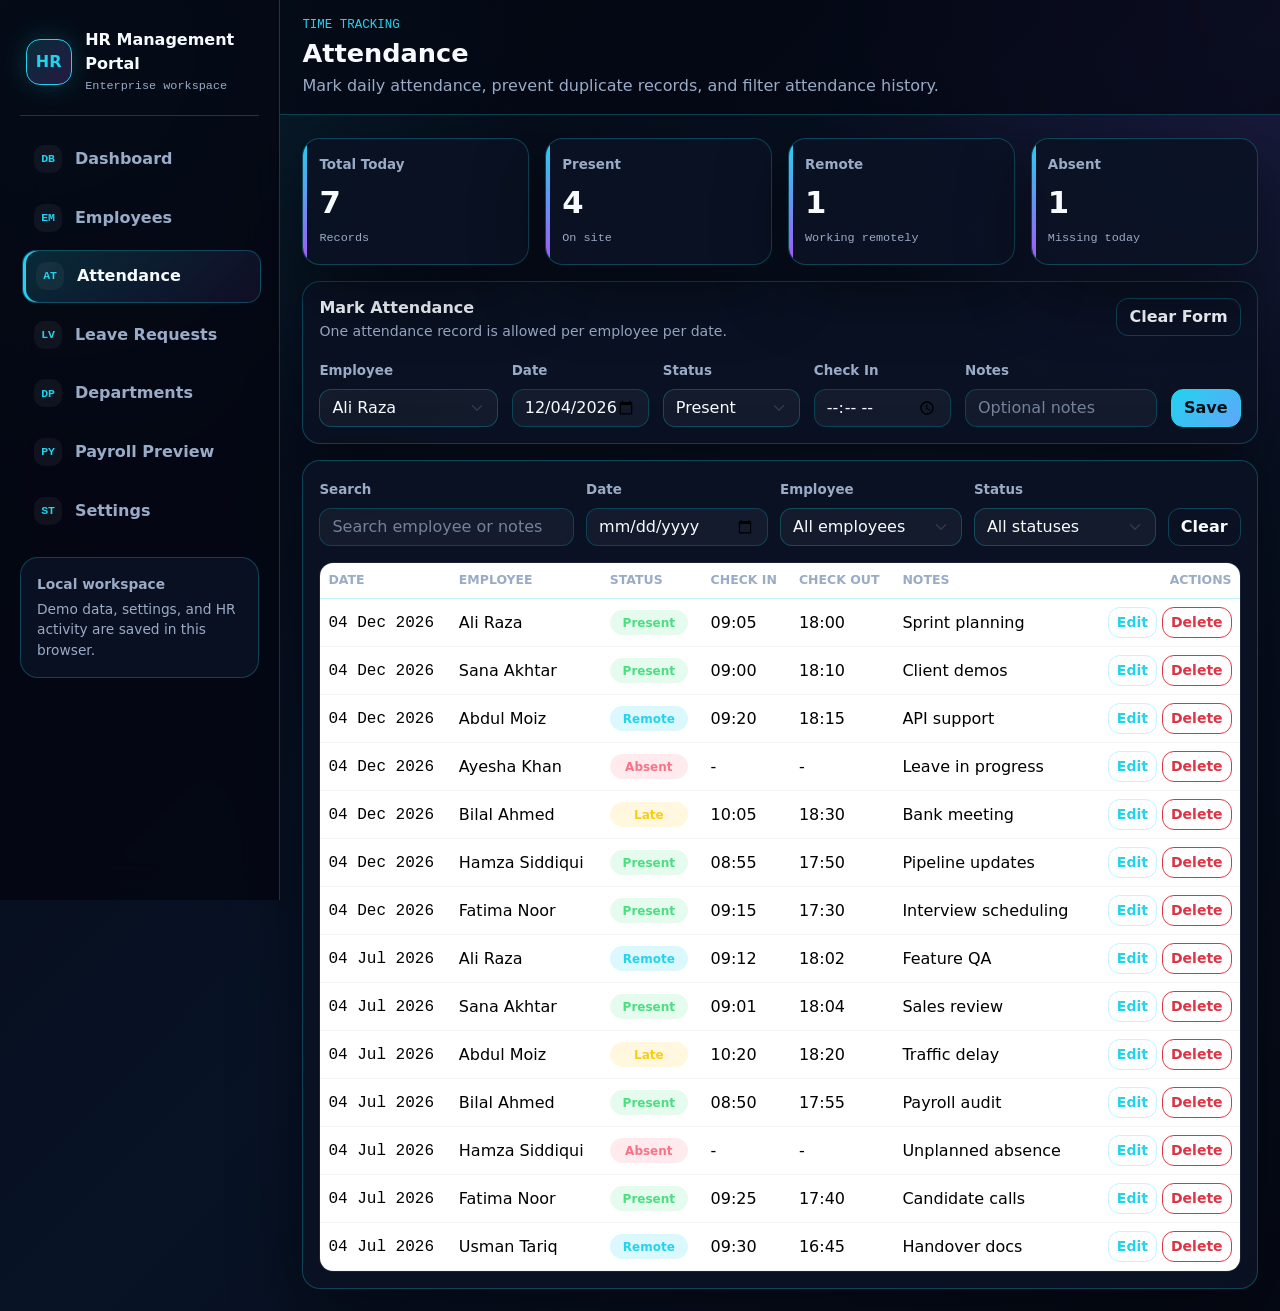
<file: attendance.html>
<!doctype html>
<html lang="en">
  <head>
    <meta charset="utf-8" />
    <meta name="viewport" content="width=device-width, initial-scale=1" />
    <title>Attendance | HR Management Portal</title>
    <link rel="icon" type="image/svg+xml" href="assets/favicon.svg" />
    <meta name="description" content="A browser-based enterprise HR management portal with employees, attendance, leave requests, departments, payroll preview, dashboard analytics, dark mode, and localStorage persistence." />
    <link rel="canonical" href="https://fazal305.github.io/hr-management-portal/attendance.html" />
    <meta property="og:type" content="website" />
    <meta property="og:url" content="https://fazal305.github.io/hr-management-portal/attendance.html" />
    <meta property="og:title" content="Attendance | HR Management Portal" />
    <meta property="og:description" content="A browser-based enterprise HR management portal with employees, attendance, leave requests, departments, payroll preview, dashboard analytics, dark mode, and localStorage persistence." />
    <meta name="twitter:card" content="summary_large_image" />
    <meta name="twitter:title" content="Attendance | HR Management Portal" />
    <meta name="twitter:description" content="A browser-based enterprise HR management portal with employees, attendance, leave requests, departments, payroll preview, dashboard analytics, dark mode, and localStorage persistence." />
    <link
      href="https://cdn.jsdelivr.net/npm/bootstrap@5.3.3/dist/css/bootstrap.min.css"
      rel="stylesheet"
    />
    <link href="styles.css" rel="stylesheet" />
    <link href="css/attendance.css" rel="stylesheet" />
  </head>
  <body>
    <div class="hr-app">
      <div id="sidebarMount"></div>
      <main class="main-shell">
        <header class="topbar">
          <div>
            <p class="page-kicker">Time Tracking</p>
            <h1 class="page-title">Attendance</h1>
            <p class="page-subtitle">
              Mark daily attendance, prevent duplicate records, and filter
              attendance history.
            </p>
          </div>
          <button
            class="btn btn-outline-info mobile-nav-toggle"
            id="mobileNavToggle"
            type="button"
          >
            Menu
          </button>
        </header>
        <section class="content">
          <div id="statusMessage" class="status-message"></div>
          <div
            class="hr-grid grid-4 attendance-summary"
            id="attendanceStats"
          ></div>
          <section class="form-panel mb-3">
            <div class="panel-header">
              <div>
                <h2 class="panel-title" id="attendanceFormTitle">
                  Mark Attendance
                </h2>
                <p class="panel-note">
                  One attendance record is allowed per employee per date.
                </p>
              </div>
              <button
                class="btn btn-outline-light"
                id="resetAttendanceForm"
                type="button"
              >
                Clear Form
              </button>
            </div>
            <form id="attendanceForm">
              <input type="hidden" id="attendanceId" />
              <div class="attendance-form-grid">
                <div>
                  <label class="form-label">Employee</label
                  ><select
                    class="form-select"
                    id="attendanceEmployee"
                    required
                  ></select>
                </div>
                <div>
                  <label class="form-label">Date</label
                  ><input
                    class="form-control"
                    id="attendanceDate"
                    type="date"
                    required
                  />
                </div>
                <div>
                  <label class="form-label">Status</label
                  ><select class="form-select" id="attendanceStatus">
                    <option>Present</option>
                    <option>Absent</option>
                    <option>Late</option>
                    <option>Remote</option>
                  </select>
                </div>
                <div>
                  <label class="form-label">Check In</label
                  ><input class="form-control" id="checkIn" type="time" />
                </div>
                <div>
                  <label class="form-label">Notes</label
                  ><input
                    class="form-control"
                    id="attendanceNotes"
                    placeholder="Optional notes"
                  />
                </div>
                <button class="btn btn-primary" type="submit">Save</button>
              </div>
            </form>
          </section>
          <section class="table-panel">
            <div class="filter-bar">
              <div>
                <label class="form-label">Search</label
                ><input
                  class="form-control"
                  id="attendanceSearch"
                  placeholder="Search employee or notes"
                />
              </div>
              <div>
                <label class="form-label">Date</label
                ><input
                  class="form-control"
                  id="attendanceDateFilter"
                  type="date"
                />
              </div>
              <div>
                <label class="form-label">Employee</label
                ><select
                  class="form-select"
                  id="attendanceEmployeeFilter"
                ></select>
              </div>
              <div>
                <label class="form-label">Status</label
                ><select class="form-select" id="attendanceStatusFilter">
                  <option value="">All statuses</option>
                  <option>Present</option>
                  <option>Absent</option>
                  <option>Late</option>
                  <option>Remote</option>
                </select>
              </div>
              <button
                class="btn btn-outline-light"
                id="clearAttendanceFilters"
                type="button"
              >
                Clear
              </button>
            </div>
            <div id="attendanceTableWrap"></div>
          </section>
        </section>
      </main>
    </div>
    <script src="https://code.jquery.com/jquery-3.7.1.min.js"></script>
    <script src="https://cdn.jsdelivr.net/npm/bootstrap@5.3.3/dist/js/bootstrap.bundle.min.js"></script>
    <script src="js/shared.js"></script>
    <script src="js/attendance.js"></script>
  </body>
</html>
</file>
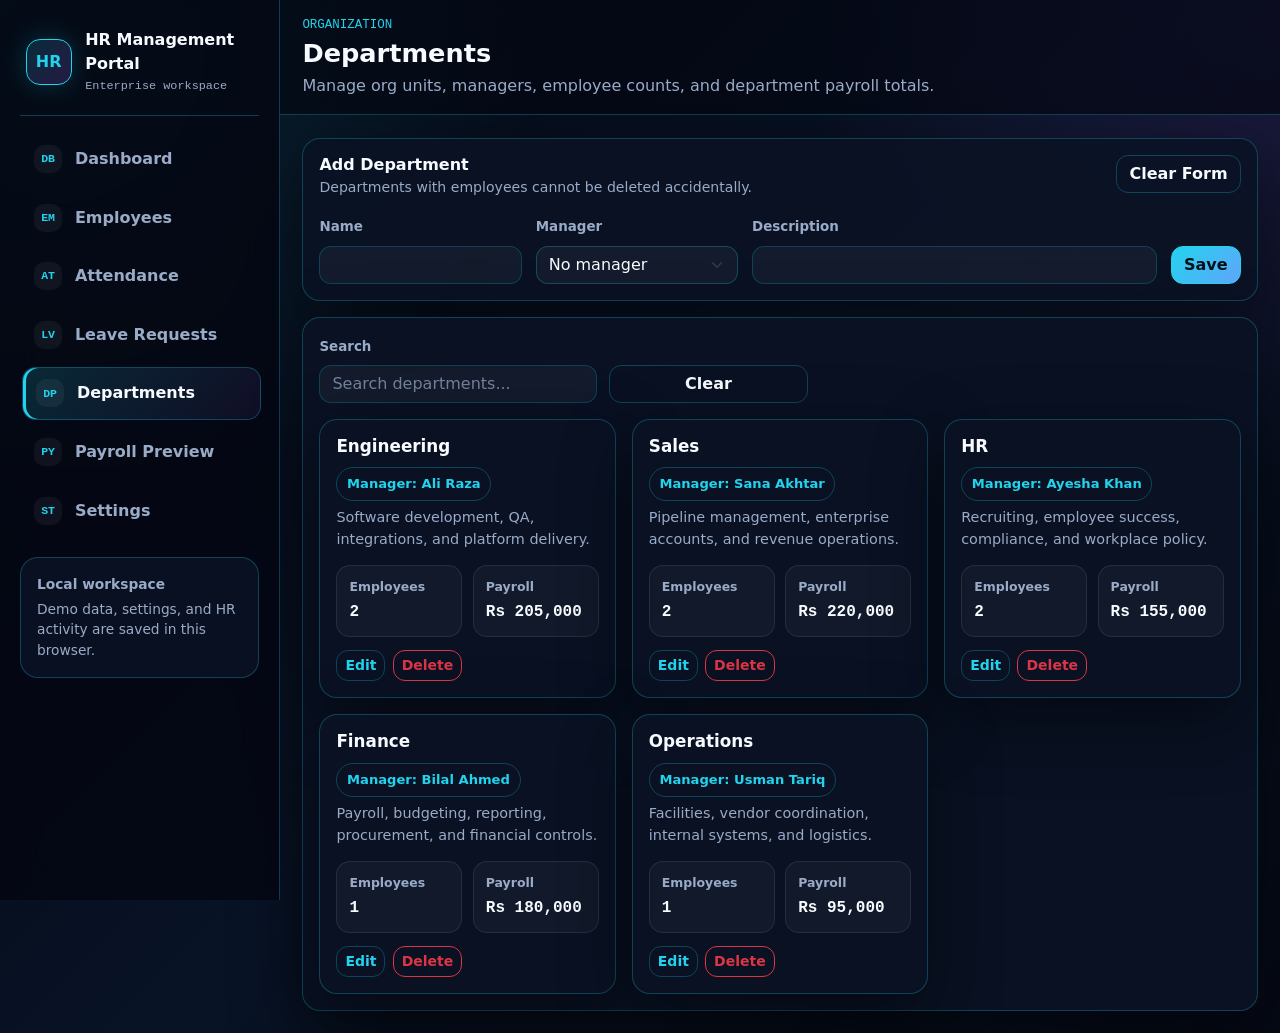
<file: departments.html>
<!doctype html>
<html lang="en">
  <head>
    <meta charset="utf-8" />
    <meta name="viewport" content="width=device-width, initial-scale=1" />
    <title>Departments | HR Management Portal</title>
    <link rel="icon" type="image/svg+xml" href="assets/favicon.svg" />
    <meta name="description" content="A browser-based enterprise HR management portal with employees, attendance, leave requests, departments, payroll preview, dashboard analytics, dark mode, and localStorage persistence." />
    <link rel="canonical" href="https://fazal305.github.io/hr-management-portal/departments.html" />
    <meta property="og:type" content="website" />
    <meta property="og:url" content="https://fazal305.github.io/hr-management-portal/departments.html" />
    <meta property="og:title" content="Departments | HR Management Portal" />
    <meta property="og:description" content="A browser-based enterprise HR management portal with employees, attendance, leave requests, departments, payroll preview, dashboard analytics, dark mode, and localStorage persistence." />
    <meta name="twitter:card" content="summary_large_image" />
    <meta name="twitter:title" content="Departments | HR Management Portal" />
    <meta name="twitter:description" content="A browser-based enterprise HR management portal with employees, attendance, leave requests, departments, payroll preview, dashboard analytics, dark mode, and localStorage persistence." />
    <link
      href="https://cdn.jsdelivr.net/npm/bootstrap@5.3.3/dist/css/bootstrap.min.css"
      rel="stylesheet"
    />
    <link href="styles.css" rel="stylesheet" />
    <link href="css/departments.css" rel="stylesheet" />
  </head>
  <body>
    <div class="hr-app">
      <div id="sidebarMount"></div>
      <main class="main-shell">
        <header class="topbar">
          <div>
            <p class="page-kicker">Organization</p>
            <h1 class="page-title">Departments</h1>
            <p class="page-subtitle">
              Manage org units, managers, employee counts, and department
              payroll totals.
            </p>
          </div>
          <button
            class="btn btn-outline-info mobile-nav-toggle"
            id="mobileNavToggle"
            type="button"
          >
            Menu
          </button>
        </header>
        <section class="content">
          <div id="statusMessage" class="status-message"></div>
          <section class="form-panel mb-3">
            <div class="panel-header">
              <div>
                <h2 class="panel-title" id="departmentFormTitle">
                  Add Department
                </h2>
                <p class="panel-note">
                  Departments with employees cannot be deleted accidentally.
                </p>
              </div>
              <button
                class="btn btn-outline-light"
                id="resetDepartmentForm"
                type="button"
              >
                Clear Form
              </button>
            </div>
            <form id="departmentForm">
              <input type="hidden" id="departmentId" />
              <div class="department-form-grid">
                <div>
                  <label class="form-label">Name</label
                  ><input class="form-control" id="departmentName" required />
                </div>
                <div>
                  <label class="form-label">Manager</label
                  ><select class="form-select" id="managerId"></select>
                </div>
                <div class="description-field">
                  <label class="form-label">Description</label
                  ><input
                    class="form-control"
                    id="departmentDescription"
                    required
                  />
                </div>
                <button class="btn btn-primary" type="submit">Save</button>
              </div>
            </form>
          </section>
          <section class="table-panel">
            <div class="filter-bar">
              <div>
                <label class="form-label">Search</label
                ><input
                  class="form-control"
                  id="departmentSearch"
                  placeholder="Search departments..."
                />
              </div>
              <button
                class="btn btn-outline-light"
                id="clearDepartmentFilters"
                type="button"
              >
                Clear
              </button>
            </div>
            <div id="departmentGrid" class="department-grid"></div>
          </section>
        </section>
      </main>
    </div>
    <script src="https://code.jquery.com/jquery-3.7.1.min.js"></script>
    <script src="https://cdn.jsdelivr.net/npm/bootstrap@5.3.3/dist/js/bootstrap.bundle.min.js"></script>
    <script src="js/shared.js"></script>
    <script src="js/departments.js"></script>
  </body>
</html>
</file>
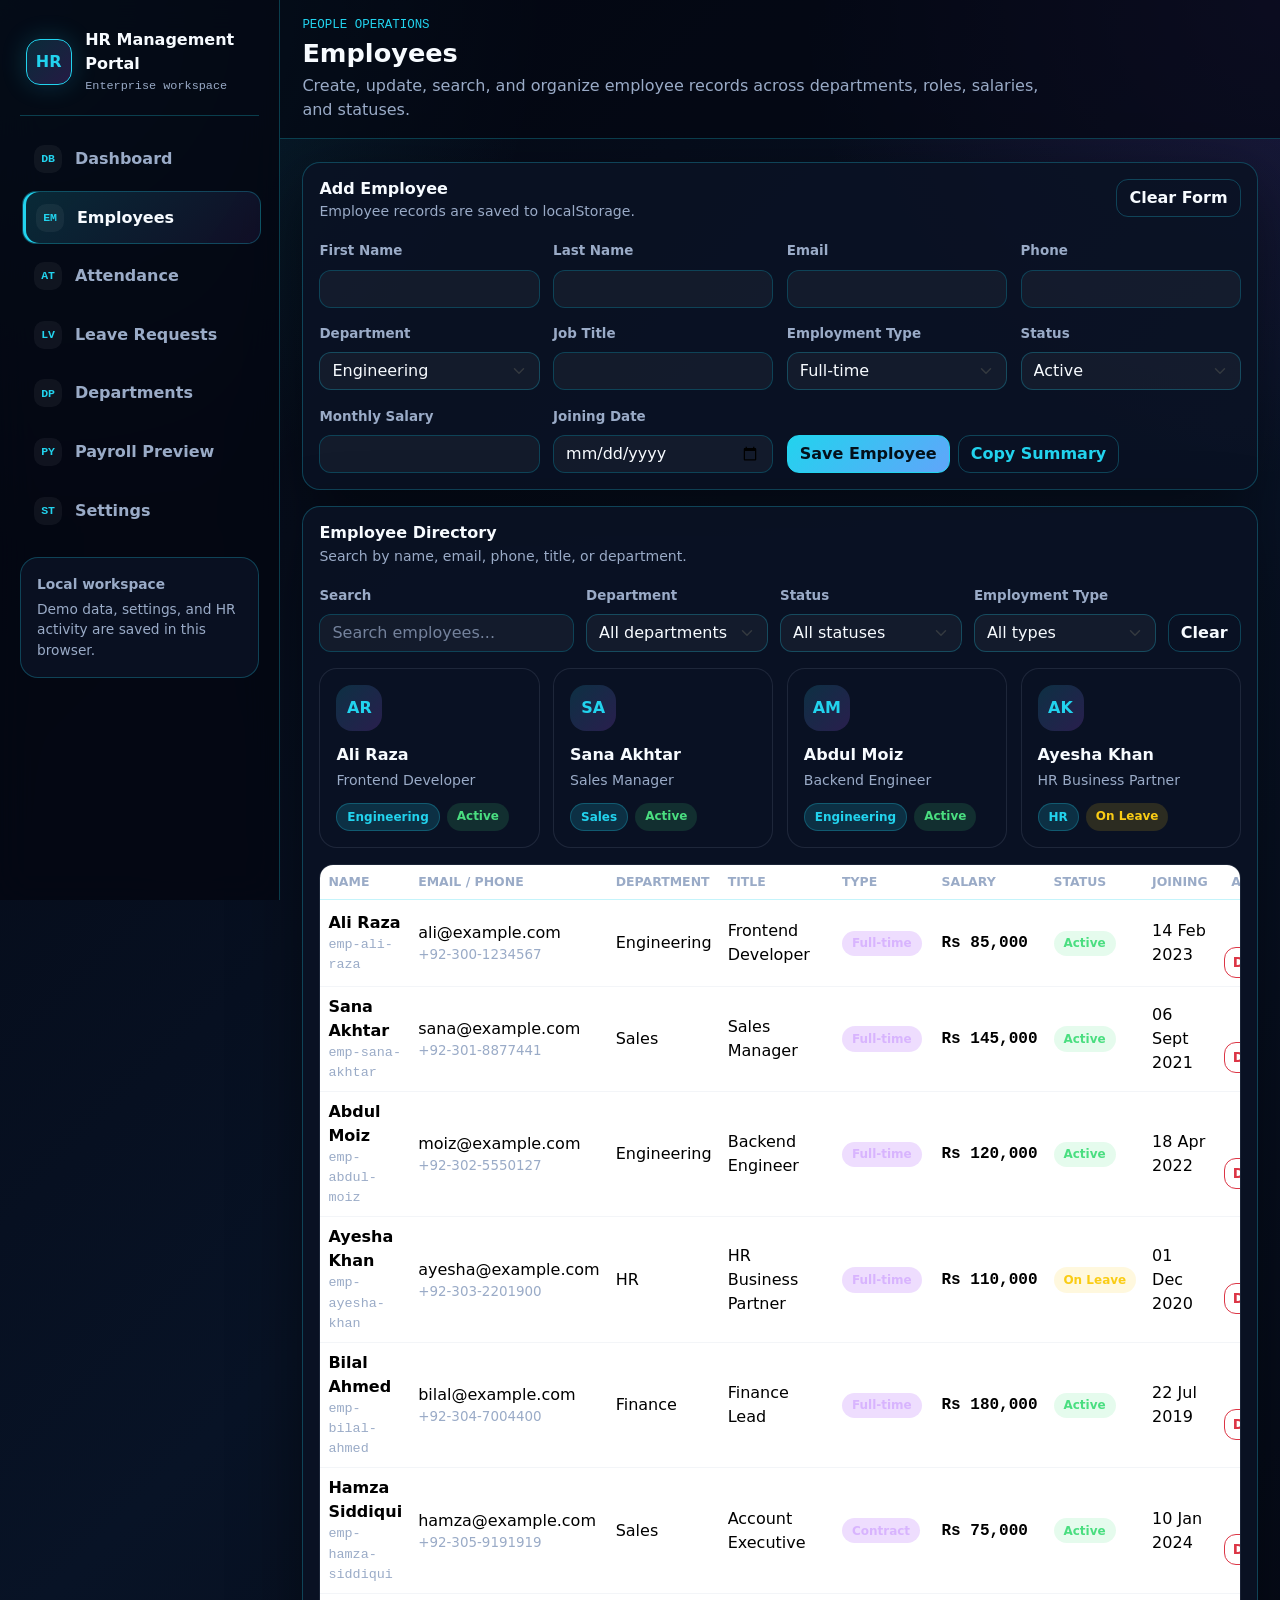
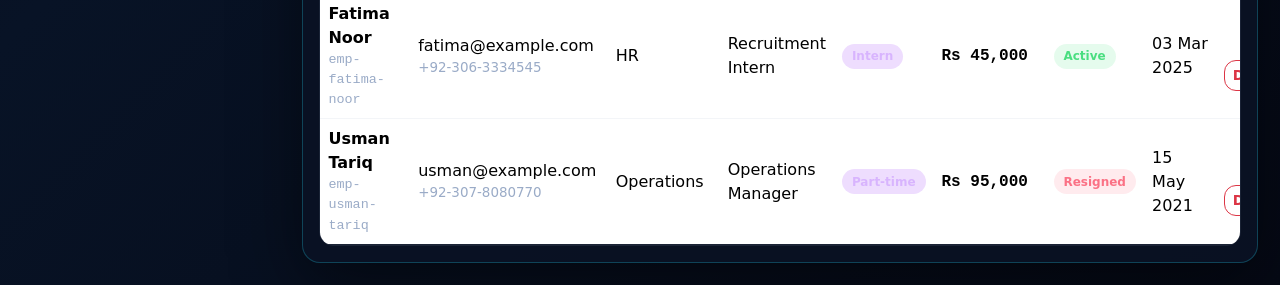
<file: employees.html>
<!doctype html>
<html lang="en">
  <head>
    <meta charset="utf-8" />
    <meta name="viewport" content="width=device-width, initial-scale=1" />
    <title>Employees | HR Management Portal</title>
    <link rel="icon" type="image/svg+xml" href="assets/favicon.svg" />
    <meta name="description" content="A browser-based enterprise HR management portal with employees, attendance, leave requests, departments, payroll preview, dashboard analytics, dark mode, and localStorage persistence." />
    <link rel="canonical" href="https://fazal305.github.io/hr-management-portal/employees.html" />
    <meta property="og:type" content="website" />
    <meta property="og:url" content="https://fazal305.github.io/hr-management-portal/employees.html" />
    <meta property="og:title" content="Employees | HR Management Portal" />
    <meta property="og:description" content="A browser-based enterprise HR management portal with employees, attendance, leave requests, departments, payroll preview, dashboard analytics, dark mode, and localStorage persistence." />
    <meta name="twitter:card" content="summary_large_image" />
    <meta name="twitter:title" content="Employees | HR Management Portal" />
    <meta name="twitter:description" content="A browser-based enterprise HR management portal with employees, attendance, leave requests, departments, payroll preview, dashboard analytics, dark mode, and localStorage persistence." />
    <link
      href="https://cdn.jsdelivr.net/npm/bootstrap@5.3.3/dist/css/bootstrap.min.css"
      rel="stylesheet"
    />
    <link href="styles.css" rel="stylesheet" />
    <link href="css/employees.css" rel="stylesheet" />
  </head>
  <body>
    <div class="hr-app">
      <div id="sidebarMount"></div>
      <main class="main-shell">
        <header class="topbar">
          <div>
            <p class="page-kicker">People Operations</p>
            <h1 class="page-title">Employees</h1>
            <p class="page-subtitle">
              Create, update, search, and organize employee records across
              departments, roles, salaries, and statuses.
            </p>
          </div>
          <button
            class="btn btn-outline-info mobile-nav-toggle"
            id="mobileNavToggle"
            type="button"
          >
            Menu
          </button>
        </header>
        <section class="content">
          <div id="statusMessage" class="status-message"></div>
          <section class="form-panel mb-3">
            <div class="panel-header">
              <div>
                <h2 class="panel-title" id="employeeFormTitle">Add Employee</h2>
                <p class="panel-note">
                  Employee records are saved to localStorage.
                </p>
              </div>
              <button
                class="btn btn-outline-light"
                id="resetEmployeeForm"
                type="button"
              >
                Clear Form
              </button>
            </div>
            <form id="employeeForm">
              <input type="hidden" id="employeeId" />
              <div class="employee-form-grid">
                <div>
                  <label class="form-label">First Name</label
                  ><input class="form-control" id="firstName" required />
                </div>
                <div>
                  <label class="form-label">Last Name</label
                  ><input class="form-control" id="lastName" required />
                </div>
                <div>
                  <label class="form-label">Email</label
                  ><input
                    class="form-control"
                    id="email"
                    type="email"
                    required
                  />
                </div>
                <div>
                  <label class="form-label">Phone</label
                  ><input class="form-control" id="phone" required />
                </div>
                <div>
                  <label class="form-label">Department</label
                  ><select
                    class="form-select"
                    id="departmentId"
                    required
                  ></select>
                </div>
                <div>
                  <label class="form-label">Job Title</label
                  ><input class="form-control" id="jobTitle" required />
                </div>
                <div>
                  <label class="form-label">Employment Type</label
                  ><select class="form-select" id="employmentType">
                    <option>Full-time</option>
                    <option>Part-time</option>
                    <option>Contract</option>
                    <option>Intern</option>
                  </select>
                </div>
                <div>
                  <label class="form-label">Status</label
                  ><select class="form-select" id="status">
                    <option>Active</option>
                    <option>On Leave</option>
                    <option>Resigned</option>
                  </select>
                </div>
                <div>
                  <label class="form-label">Monthly Salary</label
                  ><input
                    class="form-control"
                    id="monthlySalary"
                    type="number"
                    min="0"
                    step="1000"
                    required
                  />
                </div>
                <div>
                  <label class="form-label">Joining Date</label
                  ><input
                    class="form-control"
                    id="joiningDate"
                    type="date"
                    required
                  />
                </div>
                <div class="span-2 d-flex align-items-end gap-2">
                  <button class="btn btn-primary" type="submit">
                    Save Employee</button
                  ><button
                    class="btn btn-outline-info"
                    id="copyEmployeeSummary"
                    type="button"
                  >
                    Copy Summary
                  </button>
                </div>
              </div>
            </form>
          </section>
          <section class="table-panel">
            <div class="panel-header">
              <div>
                <h2 class="panel-title">Employee Directory</h2>
                <p class="panel-note">
                  Search by name, email, phone, title, or department.
                </p>
              </div>
            </div>
            <div class="filter-bar">
              <div>
                <label class="form-label">Search</label
                ><input
                  class="form-control"
                  id="employeeSearch"
                  placeholder="Search employees..."
                />
              </div>
              <div>
                <label class="form-label">Department</label
                ><select class="form-select" id="departmentFilter"></select>
              </div>
              <div>
                <label class="form-label">Status</label
                ><select class="form-select" id="statusFilter">
                  <option value="">All statuses</option>
                  <option>Active</option>
                  <option>On Leave</option>
                  <option>Resigned</option>
                </select>
              </div>
              <div>
                <label class="form-label">Employment Type</label
                ><select class="form-select" id="typeFilter">
                  <option value="">All types</option>
                  <option>Full-time</option>
                  <option>Part-time</option>
                  <option>Contract</option>
                  <option>Intern</option>
                </select>
              </div>
              <button
                class="btn btn-outline-light"
                id="clearEmployeeFilters"
                type="button"
              >
                Clear
              </button>
            </div>
            <div id="employeeCards" class="employee-card-grid mb-3"></div>
            <div id="employeesTableWrap"></div>
          </section>
        </section>
      </main>
    </div>
    <script src="https://code.jquery.com/jquery-3.7.1.min.js"></script>
    <script src="https://cdn.jsdelivr.net/npm/bootstrap@5.3.3/dist/js/bootstrap.bundle.min.js"></script>
    <script src="js/shared.js"></script>
    <script src="js/employees.js"></script>
  </body>
</html>
</file>
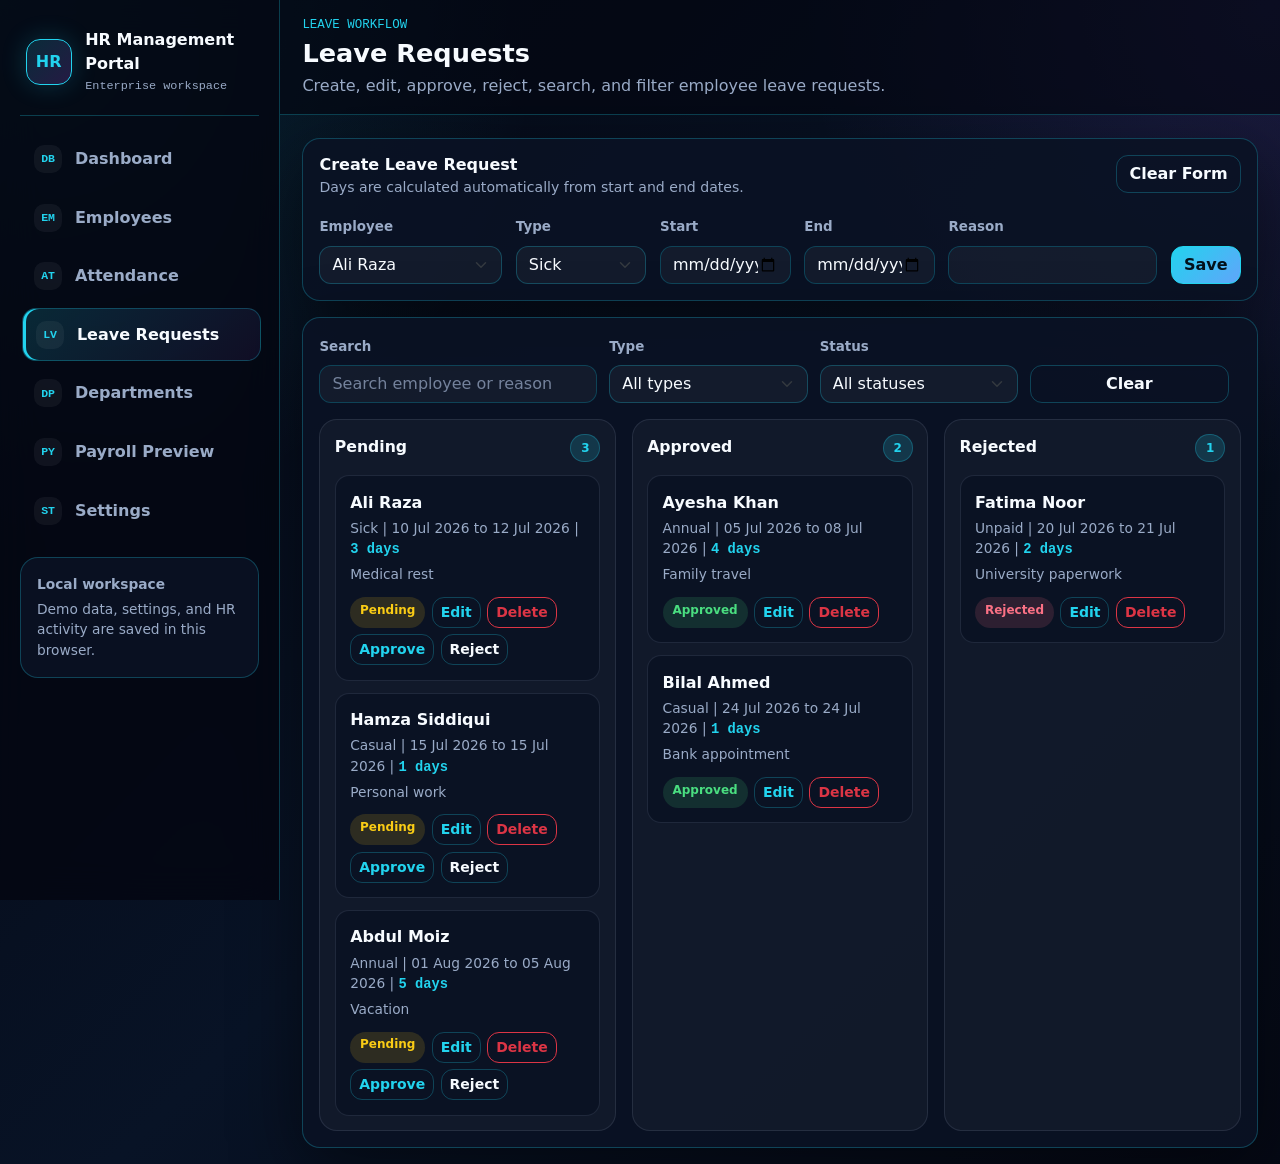
<file: leave-requests.html>
<!doctype html>
<html lang="en">
  <head>
    <meta charset="utf-8" />
    <meta name="viewport" content="width=device-width, initial-scale=1" />
    <title>Leave Requests | HR Management Portal</title>
    <link rel="icon" type="image/svg+xml" href="assets/favicon.svg" />
    <meta name="description" content="A browser-based enterprise HR management portal with employees, attendance, leave requests, departments, payroll preview, dashboard analytics, dark mode, and localStorage persistence." />
    <link rel="canonical" href="https://fazal305.github.io/hr-management-portal/leave-requests.html" />
    <meta property="og:type" content="website" />
    <meta property="og:url" content="https://fazal305.github.io/hr-management-portal/leave-requests.html" />
    <meta property="og:title" content="Leave Requests | HR Management Portal" />
    <meta property="og:description" content="A browser-based enterprise HR management portal with employees, attendance, leave requests, departments, payroll preview, dashboard analytics, dark mode, and localStorage persistence." />
    <meta name="twitter:card" content="summary_large_image" />
    <meta name="twitter:title" content="Leave Requests | HR Management Portal" />
    <meta name="twitter:description" content="A browser-based enterprise HR management portal with employees, attendance, leave requests, departments, payroll preview, dashboard analytics, dark mode, and localStorage persistence." />
    <link
      href="https://cdn.jsdelivr.net/npm/bootstrap@5.3.3/dist/css/bootstrap.min.css"
      rel="stylesheet"
    />
    <link href="styles.css" rel="stylesheet" />
    <link href="css/leave-requests.css" rel="stylesheet" />
  </head>
  <body>
    <div class="hr-app">
      <div id="sidebarMount"></div>
      <main class="main-shell">
        <header class="topbar">
          <div>
            <p class="page-kicker">Leave Workflow</p>
            <h1 class="page-title">Leave Requests</h1>
            <p class="page-subtitle">
              Create, edit, approve, reject, search, and filter employee leave
              requests.
            </p>
          </div>
          <button
            class="btn btn-outline-info mobile-nav-toggle"
            id="mobileNavToggle"
            type="button"
          >
            Menu
          </button>
        </header>
        <section class="content">
          <div id="statusMessage" class="status-message"></div>
          <section class="form-panel mb-3">
            <div class="panel-header">
              <div>
                <h2 class="panel-title" id="leaveFormTitle">
                  Create Leave Request
                </h2>
                <p class="panel-note">
                  Days are calculated automatically from start and end dates.
                </p>
              </div>
              <button
                class="btn btn-outline-light"
                id="resetLeaveForm"
                type="button"
              >
                Clear Form
              </button>
            </div>
            <form id="leaveForm">
              <input type="hidden" id="leaveId" />
              <div class="leave-form-grid">
                <div>
                  <label class="form-label">Employee</label
                  ><select
                    class="form-select"
                    id="leaveEmployee"
                    required
                  ></select>
                </div>
                <div>
                  <label class="form-label">Type</label
                  ><select class="form-select" id="leaveType">
                    <option>Sick</option>
                    <option>Casual</option>
                    <option>Annual</option>
                    <option>Unpaid</option>
                  </select>
                </div>
                <div>
                  <label class="form-label">Start</label
                  ><input
                    class="form-control"
                    id="startDate"
                    type="date"
                    required
                  />
                </div>
                <div>
                  <label class="form-label">End</label
                  ><input
                    class="form-control"
                    id="endDate"
                    type="date"
                    required
                  />
                </div>
                <div>
                  <label class="form-label">Reason</label
                  ><input class="form-control" id="leaveReason" required />
                </div>
                <button class="btn btn-primary" type="submit">Save</button>
              </div>
            </form>
          </section>
          <section class="table-panel">
            <div class="filter-bar">
              <div>
                <label class="form-label">Search</label
                ><input
                  class="form-control"
                  id="leaveSearch"
                  placeholder="Search employee or reason"
                />
              </div>
              <div>
                <label class="form-label">Type</label
                ><select class="form-select" id="leaveTypeFilter">
                  <option value="">All types</option>
                  <option>Sick</option>
                  <option>Casual</option>
                  <option>Annual</option>
                  <option>Unpaid</option>
                </select>
              </div>
              <div>
                <label class="form-label">Status</label
                ><select class="form-select" id="leaveStatusFilter">
                  <option value="">All statuses</option>
                  <option>Pending</option>
                  <option>Approved</option>
                  <option>Rejected</option>
                </select>
              </div>
              <button
                class="btn btn-outline-light"
                id="clearLeaveFilters"
                type="button"
              >
                Clear
              </button>
            </div>
            <div id="leaveBoard" class="leave-board"></div>
          </section>
        </section>
      </main>
    </div>
    <script src="https://code.jquery.com/jquery-3.7.1.min.js"></script>
    <script src="https://cdn.jsdelivr.net/npm/bootstrap@5.3.3/dist/js/bootstrap.bundle.min.js"></script>
    <script src="js/shared.js"></script>
    <script src="js/leave-requests.js"></script>
  </body>
</html>
</file>
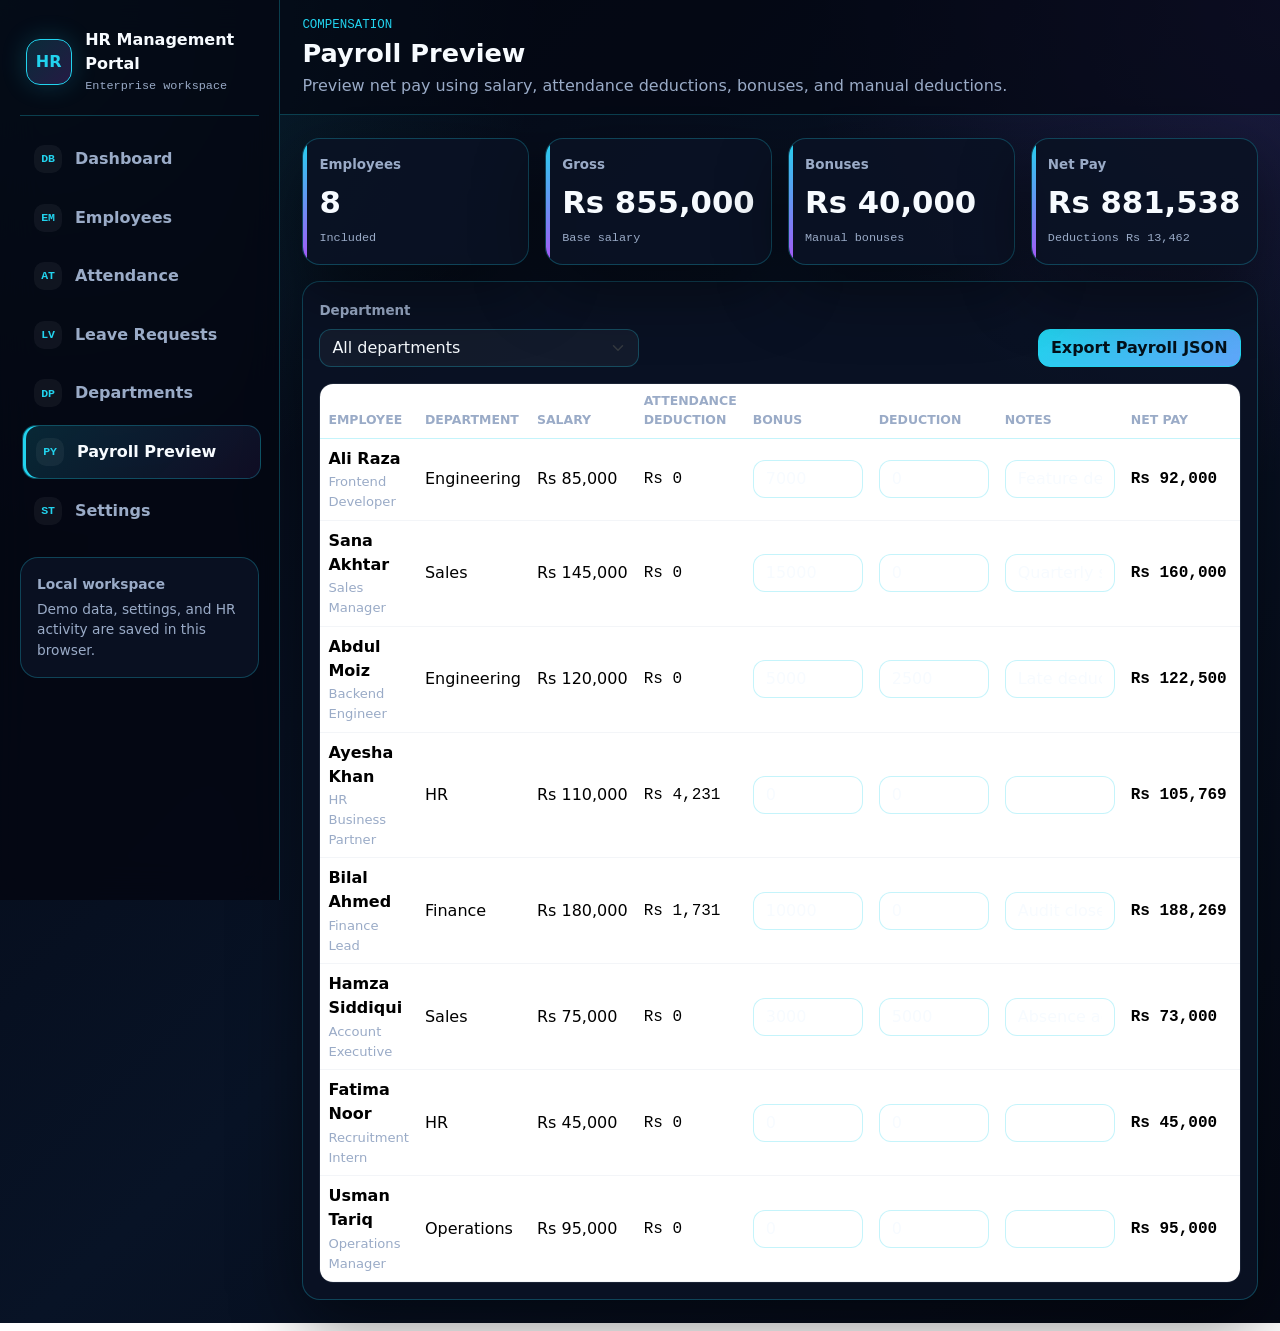
<file: payroll.html>
<!doctype html>
<html lang="en">
  <head>
    <meta charset="utf-8" />
    <meta name="viewport" content="width=device-width, initial-scale=1" />
    <title>Payroll Preview | HR Management Portal</title>
    <link rel="icon" type="image/svg+xml" href="assets/favicon.svg" />
    <meta name="description" content="A browser-based enterprise HR management portal with employees, attendance, leave requests, departments, payroll preview, dashboard analytics, dark mode, and localStorage persistence." />
    <link rel="canonical" href="https://fazal305.github.io/hr-management-portal/payroll.html" />
    <meta property="og:type" content="website" />
    <meta property="og:url" content="https://fazal305.github.io/hr-management-portal/payroll.html" />
    <meta property="og:title" content="Payroll Preview | HR Management Portal" />
    <meta property="og:description" content="A browser-based enterprise HR management portal with employees, attendance, leave requests, departments, payroll preview, dashboard analytics, dark mode, and localStorage persistence." />
    <meta name="twitter:card" content="summary_large_image" />
    <meta name="twitter:title" content="Payroll Preview | HR Management Portal" />
    <meta name="twitter:description" content="A browser-based enterprise HR management portal with employees, attendance, leave requests, departments, payroll preview, dashboard analytics, dark mode, and localStorage persistence." />
    <link
      href="https://cdn.jsdelivr.net/npm/bootstrap@5.3.3/dist/css/bootstrap.min.css"
      rel="stylesheet"
    />
    <link href="styles.css" rel="stylesheet" />
    <link href="css/payroll.css" rel="stylesheet" />
  </head>
  <body>
    <div class="hr-app">
      <div id="sidebarMount"></div>
      <main class="main-shell">
        <header class="topbar">
          <div>
            <p class="page-kicker">Compensation</p>
            <h1 class="page-title">Payroll Preview</h1>
            <p class="page-subtitle">
              Preview net pay using salary, attendance deductions, bonuses, and
              manual deductions.
            </p>
          </div>
          <button
            class="btn btn-outline-info mobile-nav-toggle"
            id="mobileNavToggle"
            type="button"
          >
            Menu
          </button>
        </header>
        <section class="content">
          <div id="statusMessage" class="status-message"></div>
          <div class="hr-grid grid-4 payroll-summary" id="payrollStats"></div>
          <section class="table-panel">
            <div class="payroll-controls">
              <div class="payroll-filter">
                <label class="form-label">Department</label
                ><select
                  class="form-select"
                  id="payrollDepartmentFilter"
                ></select>
              </div>
              <button class="btn btn-primary" id="exportPayroll" type="button">
                Export Payroll JSON
              </button>
            </div>
            <div id="payrollTableWrap"></div>
          </section>
        </section>
      </main>
    </div>
    <script src="https://code.jquery.com/jquery-3.7.1.min.js"></script>
    <script src="https://cdn.jsdelivr.net/npm/bootstrap@5.3.3/dist/js/bootstrap.bundle.min.js"></script>
    <script src="js/shared.js"></script>
    <script src="js/payroll.js"></script>
  </body>
</html>
</file>
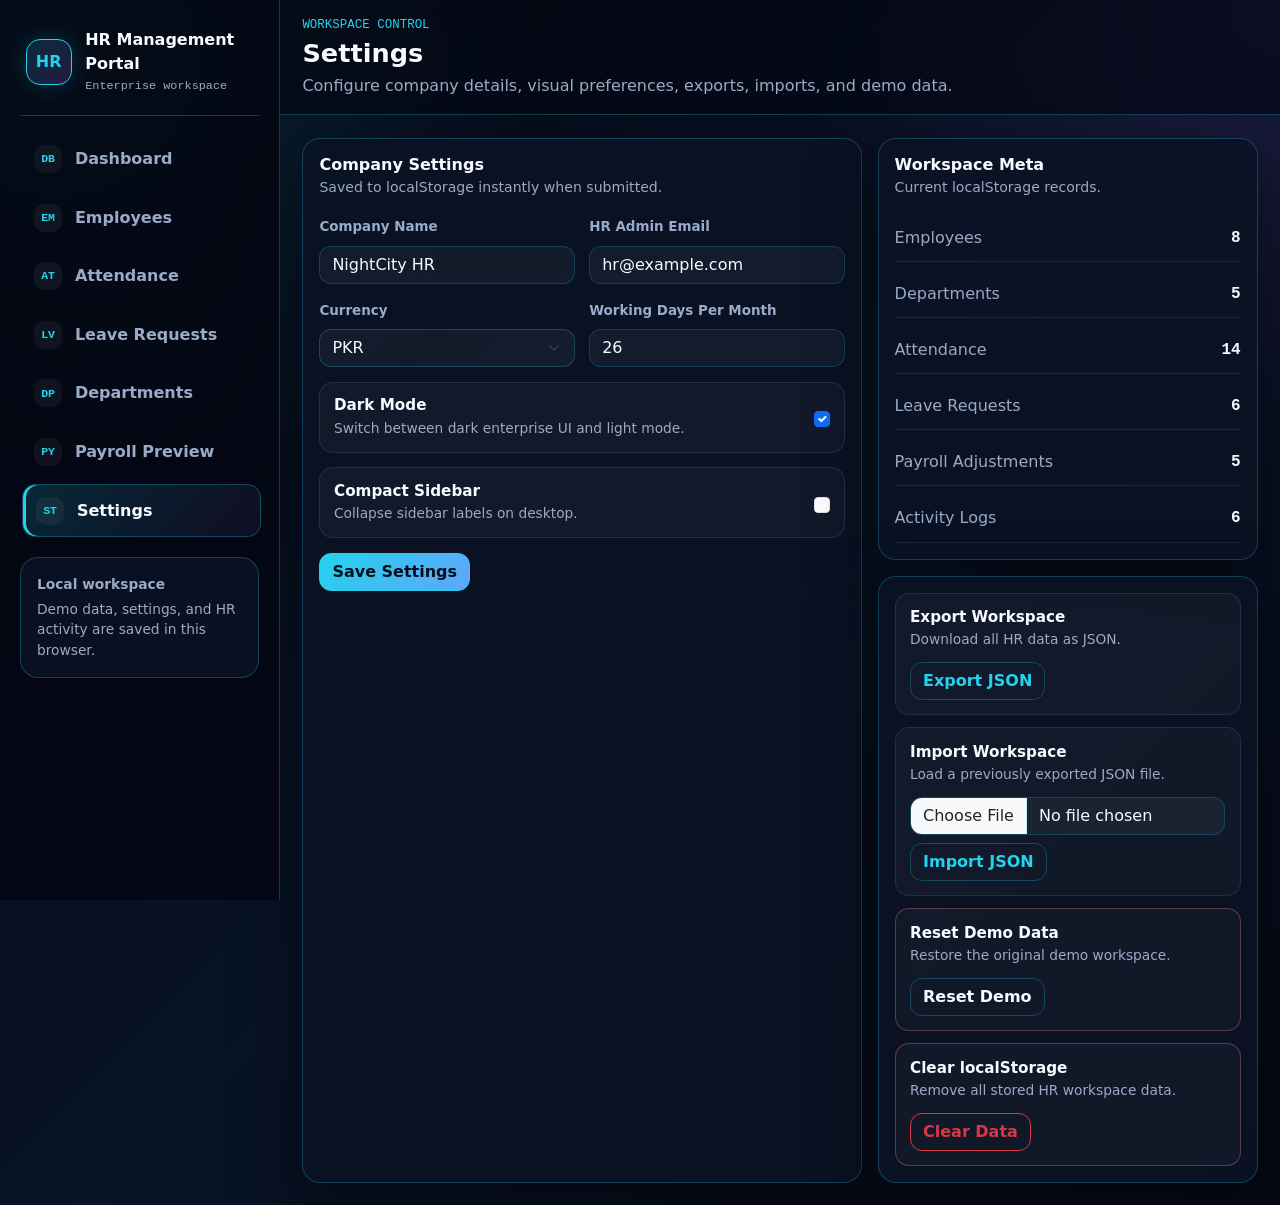
<file: settings.html>
<!doctype html>
<html lang="en">
  <head>
    <meta charset="utf-8" />
    <meta name="viewport" content="width=device-width, initial-scale=1" />
    <title>Settings | HR Management Portal</title>
    <link rel="icon" type="image/svg+xml" href="assets/favicon.svg" />
    <meta name="description" content="A browser-based enterprise HR management portal with employees, attendance, leave requests, departments, payroll preview, dashboard analytics, dark mode, and localStorage persistence." />
    <link rel="canonical" href="https://fazal305.github.io/hr-management-portal/settings.html" />
    <meta property="og:type" content="website" />
    <meta property="og:url" content="https://fazal305.github.io/hr-management-portal/settings.html" />
    <meta property="og:title" content="Settings | HR Management Portal" />
    <meta property="og:description" content="A browser-based enterprise HR management portal with employees, attendance, leave requests, departments, payroll preview, dashboard analytics, dark mode, and localStorage persistence." />
    <meta name="twitter:card" content="summary_large_image" />
    <meta name="twitter:title" content="Settings | HR Management Portal" />
    <meta name="twitter:description" content="A browser-based enterprise HR management portal with employees, attendance, leave requests, departments, payroll preview, dashboard analytics, dark mode, and localStorage persistence." />
    <link
      href="https://cdn.jsdelivr.net/npm/bootstrap@5.3.3/dist/css/bootstrap.min.css"
      rel="stylesheet"
    />
    <link href="styles.css" rel="stylesheet" />
    <link href="css/settings.css" rel="stylesheet" />
  </head>
  <body>
    <div class="hr-app">
      <div id="sidebarMount"></div>
      <main class="main-shell">
        <header class="topbar">
          <div>
            <p class="page-kicker">Workspace Control</p>
            <h1 class="page-title">Settings</h1>
            <p class="page-subtitle">
              Configure company details, visual preferences, exports, imports,
              and demo data.
            </p>
          </div>
          <button
            class="btn btn-outline-info mobile-nav-toggle"
            id="mobileNavToggle"
            type="button"
          >
            Menu
          </button>
        </header>
        <section class="content">
          <div id="statusMessage" class="status-message"></div>
          <div class="settings-layout">
            <section class="form-panel">
              <div class="panel-header">
                <div>
                  <h2 class="panel-title">Company Settings</h2>
                  <p class="panel-note">
                    Saved to localStorage instantly when submitted.
                  </p>
                </div>
              </div>
              <form id="settingsForm">
                <div class="settings-form-grid">
                  <div>
                    <label class="form-label">Company Name</label
                    ><input class="form-control" id="companyName" required />
                  </div>
                  <div>
                    <label class="form-label">HR Admin Email</label
                    ><input
                      class="form-control"
                      id="adminEmail"
                      type="email"
                      required
                    />
                  </div>
                  <div>
                    <label class="form-label">Currency</label
                    ><select class="form-select" id="currency">
                      <option>PKR</option>
                      <option>USD</option>
                      <option>EUR</option>
                      <option>GBP</option>
                    </select>
                  </div>
                  <div>
                    <label class="form-label">Working Days Per Month</label
                    ><input
                      class="form-control"
                      id="workingDaysPerMonth"
                      type="number"
                      min="1"
                      max="31"
                      required
                    />
                  </div>
                  <div class="span-2 toggle-card">
                    <div>
                      <h3>Dark Mode</h3>
                      <p>Switch between dark enterprise UI and light mode.</p>
                    </div>
                    <input
                      class="form-check-input"
                      id="darkMode"
                      type="checkbox"
                    />
                  </div>
                  <div class="span-2 toggle-card">
                    <div>
                      <h3>Compact Sidebar</h3>
                      <p>Collapse sidebar labels on desktop.</p>
                    </div>
                    <input
                      class="form-check-input"
                      id="compactSidebar"
                      type="checkbox"
                    />
                  </div>
                  <div class="span-2">
                    <button class="btn btn-primary" type="submit">
                      Save Settings
                    </button>
                  </div>
                </div>
              </form>
            </section>
            <aside class="hr-grid">
              <section class="panel">
                <div class="panel-header">
                  <div>
                    <h2 class="panel-title">Workspace Meta</h2>
                    <p class="panel-note">Current localStorage records.</p>
                  </div>
                </div>
                <div class="workspace-meta" id="workspaceMeta"></div>
              </section>
              <section class="panel workspace-actions">
                <div class="workspace-action-card">
                  <h3>Export Workspace</h3>
                  <p>Download all HR data as JSON.</p>
                  <button
                    class="btn btn-outline-info"
                    id="exportWorkspace"
                    type="button"
                  >
                    Export JSON
                  </button>
                </div>
                <div class="workspace-action-card">
                  <h3>Import Workspace</h3>
                  <p>Load a previously exported JSON file.</p>
                  <input
                    class="form-control mb-2"
                    id="importWorkspace"
                    type="file"
                    accept="application/json"
                  /><button
                    class="btn btn-outline-info"
                    id="importWorkspaceButton"
                    type="button"
                  >
                    Import JSON
                  </button>
                </div>
                <div class="workspace-action-card settings-danger">
                  <h3>Reset Demo Data</h3>
                  <p>Restore the original demo workspace.</p>
                  <button
                    class="btn btn-outline-light"
                    id="resetDemoWorkspace"
                    type="button"
                  >
                    Reset Demo
                  </button>
                </div>
                <div class="workspace-action-card settings-danger">
                  <h3>Clear localStorage</h3>
                  <p>Remove all stored HR workspace data.</p>
                  <button
                    class="btn btn-outline-danger"
                    id="clearWorkspace"
                    type="button"
                  >
                    Clear Data
                  </button>
                </div>
              </section>
            </aside>
          </div>
        </section>
      </main>
    </div>
    <script src="https://code.jquery.com/jquery-3.7.1.min.js"></script>
    <script src="https://cdn.jsdelivr.net/npm/bootstrap@5.3.3/dist/js/bootstrap.bundle.min.js"></script>
    <script src="js/shared.js"></script>
    <script src="js/settings.js"></script>
  </body>
</html>
</file>
<file: styles.css>
:root {
  --bg: #040712;
  --bg-soft: #07111f;
  --card: rgba(10, 18, 36, 0.9);
  --card-strong: rgba(14, 24, 48, 0.96);
  --text: #f7fbff;
  --muted: #9aabc7;
  --cyan: #22d3ee;
  --cyan-soft: rgba(34, 211, 238, 0.16);
  --purple: #a855f7;
  --purple-soft: rgba(168, 85, 247, 0.2);
  --green: #4ade80;
  --green-soft: rgba(74, 222, 128, 0.14);
  --yellow: #facc15;
  --red: #fb7185;
  --border: rgba(34, 211, 238, 0.26);
  --shadow: 0 22px 70px rgba(0, 0, 0, 0.48);
  --radius: 18px;
  --mono: "Cascadia Code", "Fira Code", Consolas, monospace;
}
* {
  box-sizing: border-box;
}
body {
  min-height: 100vh;
  margin: 0;
  background:
    radial-gradient(
      circle at top left,
      rgba(34, 211, 238, 0.16),
      transparent 34rem
    ),
    radial-gradient(
      circle at top right,
      rgba(168, 85, 247, 0.13),
      transparent 30rem
    ),
    linear-gradient(135deg, var(--bg), #081326 52%, #050915);
  color: var(--text);
  font-family:
    Inter,
    system-ui,
    -apple-system,
    "Segoe UI",
    sans-serif;
}
body.light-mode {
  --bg: #eef4fb;
  --bg-soft: #f8fbff;
  --card: rgba(255, 255, 255, 0.92);
  --card-strong: rgba(255, 255, 255, 0.98);
  --text: #111827;
  --muted: #5f6f89;
  --border: rgba(31, 114, 138, 0.22);
  --shadow: 0 18px 52px rgba(15, 23, 42, 0.14);
  background: linear-gradient(135deg, #f6fbff, #edf4fb 52%, #f8fbff);
}
body.page-ready .main-shell {
  animation: pageEnter 0.32s ease both;
}
body.page-leaving .main-shell {
  animation: pageExit 0.22s ease both;
}
.page-loader {
  position: fixed;
  inset: 0;
  z-index: 9999;
  display: grid;
  place-items: center;
  pointer-events: none;
  opacity: 0;
  visibility: hidden;
  background:
    radial-gradient(
      circle at center,
      rgba(34, 211, 238, 0.14),
      transparent 22rem
    ),
    rgba(4, 7, 18, 0.74);
  backdrop-filter: blur(12px);
  transition:
    opacity 0.22s ease,
    visibility 0.22s ease;
}
body.light-mode .page-loader {
  background:
    radial-gradient(
      circle at center,
      rgba(34, 211, 238, 0.16),
      transparent 22rem
    ),
    rgba(248, 251, 255, 0.72);
}
body.page-leaving .page-loader,
body.page-loading .page-loader {
  opacity: 1;
  visibility: visible;
}
.loader-card {
  display: grid;
  gap: 0.9rem;
  min-width: 220px;
  padding: 1.1rem 1.2rem;
  border: 1px solid var(--border);
  border-radius: var(--radius);
  background: var(--card-strong);
  box-shadow: var(--shadow);
  text-align: center;
  transform: translateY(10px) scale(0.98);
  transition: transform 0.22s ease;
}
body.page-leaving .loader-card,
body.page-loading .loader-card {
  transform: translateY(0) scale(1);
}
.loader-ring {
  width: 46px;
  height: 46px;
  margin: 0 auto;
  border: 3px solid rgba(154, 171, 199, 0.18);
  border-top-color: var(--cyan);
  border-right-color: var(--purple);
  border-radius: 50%;
  animation: loaderSpin 0.8s linear infinite;
}
.loader-text {
  margin: 0;
  color: var(--text);
  font-family: var(--mono);
  font-size: 0.8rem;
  font-weight: 800;
  text-transform: uppercase;
}
@keyframes pageEnter {
  from {
    opacity: 0;
    transform: translateY(8px);
  }
  to {
    opacity: 1;
    transform: translateY(0);
  }
}
@keyframes pageExit {
  from {
    opacity: 1;
    transform: translateY(0);
  }
  to {
    opacity: 0;
    transform: translateY(-8px);
  }
}
@keyframes loaderSpin {
  to {
    transform: rotate(360deg);
  }
}
@media (prefers-reduced-motion: reduce) {
  body.page-ready .main-shell,
  body.page-leaving .main-shell,
  .loader-ring {
    animation: none;
  }
  .page-loader,
  .loader-card {
    transition: none;
  }
}
a {
  color: inherit;
  text-decoration: none;
}
a:hover {
  color: var(--cyan);
}
.hr-app {
  display: flex;
  min-height: 100vh;
}
.sidebar {
  position: sticky;
  top: 0;
  width: 280px;
  height: 100vh;
  flex: 0 0 280px;
  padding: 1.25rem;
  border-right: 1px solid var(--border);
  background: rgba(4, 7, 18, 0.82);
  backdrop-filter: blur(18px);
  overflow-y: auto;
  z-index: 10;
}
body.light-mode .sidebar {
  background: rgba(255, 255, 255, 0.84);
}
body.compact-sidebar .sidebar {
  width: 92px;
  flex-basis: 92px;
}
.sidebar-brand {
  display: flex;
  align-items: center;
  gap: 0.85rem;
  padding: 0.5rem 0.35rem 1.25rem;
  border-bottom: 1px solid var(--border);
  margin-bottom: 1rem;
}
.brand-mark {
  display: grid;
  width: 46px;
  height: 46px;
  flex: 0 0 46px;
  place-items: center;
  border: 1px solid var(--cyan);
  border-radius: 14px;
  background: linear-gradient(135deg, var(--cyan-soft), var(--purple-soft));
  color: var(--cyan);
  font-weight: 800;
  box-shadow: 0 0 26px rgba(34, 211, 238, 0.2);
}
.brand-title {
  margin: 0;
  font-size: 1rem;
  font-weight: 800;
}
.brand-subtitle {
  margin: 0.1rem 0 0;
  color: var(--muted);
  font-family: var(--mono);
  font-size: 0.74rem;
}
body.compact-sidebar .brand-copy,
body.compact-sidebar .nav-label,
body.compact-sidebar .sidebar-footer {
  display: none;
}
.sidebar-nav {
  display: grid;
  gap: 0.35rem;
}
.sidebar-link {
  display: flex;
  align-items: center;
  gap: 0.8rem;
  min-height: 46px;
  padding: 0.72rem 0.82rem;
  border: 1px solid transparent;
  border-radius: 14px;
  color: var(--muted);
  font-weight: 700;
  transition: 0.2s ease;
}
.sidebar-link:hover,
.sidebar-link.active {
  border-color: var(--border);
  background: linear-gradient(
    135deg,
    var(--cyan-soft),
    rgba(168, 85, 247, 0.08)
  );
  color: var(--text);
  transform: translateX(2px);
}
.sidebar-link.active {
  box-shadow: inset 3px 0 0 var(--cyan);
}
.nav-icon {
  display: grid;
  width: 28px;
  height: 28px;
  flex: 0 0 28px;
  place-items: center;
  border-radius: 10px;
  background: rgba(255, 255, 255, 0.05);
  color: var(--cyan);
  font-size: 0.72rem;
  font-family: var(--mono);
}
.sidebar-footer {
  margin-top: 1.25rem;
  padding: 1rem;
  border: 1px solid var(--border);
  border-radius: var(--radius);
  background: var(--card);
  color: var(--muted);
  font-size: 0.86rem;
}
.main-shell {
  flex: 1;
  min-width: 0;
}
.topbar {
  position: sticky;
  top: 0;
  z-index: 8;
  display: flex;
  align-items: center;
  justify-content: space-between;
  gap: 1rem;
  padding: 1rem 1.4rem;
  border-bottom: 1px solid var(--border);
  background: rgba(4, 7, 18, 0.66);
  backdrop-filter: blur(18px);
}
body.light-mode .topbar {
  background: rgba(255, 255, 255, 0.76);
}
.page-kicker {
  margin: 0 0 0.2rem;
  color: var(--cyan);
  font-family: var(--mono);
  font-size: 0.78rem;
  text-transform: uppercase;
}
.page-title {
  margin: 0;
  font-size: clamp(1.45rem, 2vw, 2.2rem);
  font-weight: 850;
}
.page-subtitle {
  max-width: 760px;
  margin: 0.35rem 0 0;
  color: var(--muted);
}
.content {
  width: min(1560px, 100%);
  margin: 0 auto;
  padding: 1.4rem;
}
.panel,
.metric-card,
.form-panel,
.table-panel,
.chart-panel,
.action-card,
.summary-card,
.data-card {
  border: 1px solid var(--border);
  border-radius: var(--radius);
  background: var(--card);
  box-shadow: var(--shadow);
}

.table-panel,
.form-panel,
.chart-panel {
  min-width: 0;
}
.panel,
.form-panel,
.table-panel,
.chart-panel {
  padding: 1rem;
}
.panel-header {
  display: flex;
  align-items: flex-start;
  justify-content: space-between;
  gap: 1rem;
  margin-bottom: 1rem;
}
.panel-title {
  margin: 0;
  font-size: 1rem;
  font-weight: 800;
}
.panel-note {
  margin: 0.22rem 0 0;
  color: var(--muted);
  font-size: 0.88rem;
}
.metric-card,
.summary-card {
  position: relative;
  overflow: hidden;
  padding: 1rem;
}
.metric-card::before,
.summary-card::before {
  content: "";
  position: absolute;
  inset: 0 auto 0 0;
  width: 4px;
  background: linear-gradient(var(--cyan), var(--purple));
}
.metric-label,
.summary-label {
  margin: 0;
  color: var(--muted);
  font-size: 0.84rem;
  font-weight: 700;
}
.metric-value,
.summary-value {
  margin: 0.25rem 0 0;
  font-size: clamp(1.45rem, 2.4vw, 2rem);
  font-weight: 850;
}
.metric-meta,
.summary-meta {
  margin: 0.35rem 0 0;
  color: var(--muted);
  font-family: var(--mono);
  font-size: 0.74rem;
}
.status-message {
  display: none;
  margin-bottom: 1rem;
  padding: 0.85rem 1rem;
  border: 1px solid var(--border);
  border-radius: 14px;
  background: var(--card-strong);
}
.status-message.show {
  display: block;
}
.status-message.success {
  border-color: rgba(74, 222, 128, 0.5);
  color: var(--green);
}
.status-message.warning {
  border-color: rgba(250, 204, 21, 0.5);
  color: var(--yellow);
}
.status-message.danger {
  border-color: rgba(251, 113, 133, 0.55);
  color: var(--red);
}
.form-control,
.form-select {
  border: 1px solid var(--border);
  border-radius: 12px;
  background-color: rgba(255, 255, 255, 0.045);
  color: var(--text);
}
.form-control:focus,
.form-select:focus {
  border-color: var(--cyan);
  background-color: rgba(255, 255, 255, 0.07);
  color: var(--text);
  box-shadow: 0 0 0 0.22rem rgba(34, 211, 238, 0.14);
}
body.light-mode .form-control,
body.light-mode .form-select {
  background-color: rgba(255, 255, 255, 0.88);
}
.form-control::placeholder {
  color: rgba(154, 171, 199, 0.72);
}
.form-label {
  color: var(--muted);
  font-size: 0.84rem;
  font-weight: 800;
}
.btn {
  border-radius: 12px;
  font-weight: 800;
}
.btn-primary {
  border-color: var(--cyan);
  background: linear-gradient(135deg, var(--cyan), #60a5fa);
  color: #03101a;
}
.btn-primary:hover {
  border-color: var(--cyan);
  background: linear-gradient(135deg, #67e8f9, var(--cyan));
  color: #03101a;
}
.btn-outline-info,
.btn-outline-light {
  border-color: var(--border);
  color: var(--cyan);
}
.btn-outline-light {
  color: var(--text);
}
.btn-outline-info:hover,
.btn-outline-light:hover {
  border-color: var(--cyan);
  background: var(--cyan-soft);
  color: var(--text);
}
.filter-bar {
  display: grid;
  grid-template-columns: 1.4fr repeat(3, minmax(150px, 1fr)) auto;
  gap: 0.75rem;
  align-items: end;
  margin-bottom: 1rem;
}
.table {
  margin: 0;
  color: var(--text);
  vertical-align: middle;
}
.table thead th {
  border-bottom: 1px solid var(--border);
  color: var(--muted);
  font-size: 0.78rem;
  text-transform: uppercase;
}
.table tbody td {
  border-color: rgba(154, 171, 199, 0.12);
}
.table-hover tbody tr:hover {
  background-color: rgba(34, 211, 238, 0.06);
  color: var(--text);
}
.table-responsive {
  border: 1px solid rgba(154, 171, 199, 0.12);
  border-radius: 14px;
}
.badge {
  border-radius: 999px;
  padding: 0.42rem 0.62rem;
  font-weight: 800;
}
.badge-soft {
  border: 1px solid var(--border);
  background: var(--cyan-soft);
  color: var(--cyan);
}
.badge-success {
  background: var(--green-soft);
  color: var(--green);
}
.badge-warning {
  background: rgba(250, 204, 21, 0.14);
  color: var(--yellow);
}
.badge-danger {
  background: rgba(251, 113, 133, 0.14);
  color: var(--red);
}
.badge-purple {
  background: var(--purple-soft);
  color: #d8b4fe;
}
.empty-state {
  display: grid;
  min-height: 180px;
  place-items: center;
  border: 1px dashed var(--border);
  border-radius: var(--radius);
  background: rgba(255, 255, 255, 0.035);
  color: var(--muted);
  text-align: center;
}
.empty-state strong {
  display: block;
  color: var(--text);
}
.action-card {
  display: block;
  min-height: 132px;
  padding: 1rem;
  transition: 0.2s ease;
}
.action-card:hover {
  border-color: var(--cyan);
  background: var(--card-strong);
  transform: translateY(-3px);
}
.action-icon {
  display: grid;
  width: 42px;
  height: 42px;
  margin-bottom: 0.8rem;
  place-items: center;
  border-radius: 13px;
  background: var(--cyan-soft);
  color: var(--cyan);
  font-family: var(--mono);
}
.action-title {
  margin: 0;
  font-weight: 850;
}
.action-text {
  margin: 0.3rem 0 0;
  color: var(--muted);
  font-size: 0.88rem;
}
.hr-grid {
  display: grid;
  gap: 1rem;
}
.grid-2 {
  grid-template-columns: repeat(2, minmax(0, 1fr));
}
.grid-3 {
  grid-template-columns: repeat(3, minmax(0, 1fr));
}
.grid-4 {
  grid-template-columns: repeat(4, minmax(0, 1fr));
}
.small-muted {
  color: var(--muted);
  font-size: 0.84rem;
}
.mono {
  font-family: var(--mono);
}
.mobile-nav-toggle {
  display: none;
}
@media (max-width: 1180px) {
  .grid-4,
  .grid-3 {
    grid-template-columns: repeat(2, minmax(0, 1fr));
  }
  .filter-bar {
    grid-template-columns: repeat(2, minmax(0, 1fr));
  }
}
@media (max-width: 860px) {
  .hr-app {
    display: block;
  }
  .mobile-nav-toggle {
    display: inline-flex;
  }
  .sidebar {
    position: fixed;
    inset: 0 auto 0 0;
    width: min(310px, 86vw);
    height: 100vh;
    transform: translateX(-105%);
    transition: transform 0.25s ease;
  }
  body.sidebar-open .sidebar {
    transform: translateX(0);
  }
  body.compact-sidebar .sidebar {
    width: min(310px, 86vw);
  }
  body.compact-sidebar .brand-copy,
  body.compact-sidebar .nav-label,
  body.compact-sidebar .sidebar-footer {
    display: block;
  }
  .content {
    padding: 1rem;
  }
  .grid-2,
  .grid-3,
  .grid-4,
  .filter-bar {
    grid-template-columns: 1fr;
  }
  .panel-header {
    display: block;
  }
  .panel-header .btn,
  .panel-header .btn-group {
    margin-top: 0.75rem;
  }
}
@media (max-width: 560px) {
  .topbar,
  .content {
    padding: 0.9rem;
  }
  .table {
    min-width: 760px;
  }
}
</file>
<file: css/attendance.css>
.attendance-form-grid {
  display: grid;
  grid-template-columns: 1.3fr repeat(3, minmax(0, 1fr)) 1.4fr auto;
  gap: 0.85rem;
  align-items: end;
}
.attendance-summary {
  margin-bottom: 1rem;
}
.attendance-badge {
  min-width: 78px;
  text-align: center;
}
.status-present {
  background: var(--green-soft);
  color: var(--green);
}
.status-absent {
  background: rgba(251, 113, 133, 0.14);
  color: var(--red);
}
.status-late {
  background: rgba(250, 204, 21, 0.14);
  color: var(--yellow);
}
.status-remote {
  background: var(--cyan-soft);
  color: var(--cyan);
}
@media (max-width: 1180px) {
  .attendance-form-grid {
    grid-template-columns: repeat(2, minmax(0, 1fr));
  }
}
@media (max-width: 700px) {
  .attendance-form-grid {
    grid-template-columns: 1fr;
  }
}
</file>
<file: css/departments.css>
.department-form-grid {
  display: grid;
  grid-template-columns: 1fr 1fr 2fr auto;
  gap: 0.85rem;
  align-items: end;
}
.department-grid {
  display: grid;
  grid-template-columns: repeat(3, minmax(0, 1fr));
  gap: 1rem;
}
.department-card {
  padding: 1rem;
  border: 1px solid var(--border);
  border-radius: var(--radius);
  background: var(--card);
  box-shadow: var(--shadow);
}
.department-card-header {
  display: flex;
  align-items: flex-start;
  justify-content: space-between;
  gap: 0.75rem;
}
.department-name {
  margin: 0;
  font-size: 1.05rem;
  font-weight: 850;
}
.department-desc {
  min-height: 42px;
  margin: 0.4rem 0 0;
  color: var(--muted);
  font-size: 0.9rem;
}
.department-stats {
  display: grid;
  grid-template-columns: repeat(2, minmax(0, 1fr));
  gap: 0.65rem;
  margin-top: 0.9rem;
}
.department-stat {
  padding: 0.75rem;
  border: 1px solid rgba(154, 171, 199, 0.14);
  border-radius: 14px;
  background: rgba(255, 255, 255, 0.035);
}
.department-stat span {
  display: block;
  color: var(--muted);
  font-size: 0.78rem;
  font-weight: 800;
}
.department-stat strong {
  display: block;
  margin-top: 0.2rem;
  font-family: var(--mono);
}
.department-actions {
  display: flex;
  flex-wrap: wrap;
  gap: 0.45rem;
  margin-top: 0.85rem;
}
.manager-pill {
  display: inline-flex;
  margin-top: 0.7rem;
  padding: 0.38rem 0.6rem;
  border: 1px solid var(--border);
  border-radius: 999px;
  color: var(--cyan);
  font-size: 0.82rem;
  font-weight: 800;
}
@media (max-width: 1180px) {
  .department-form-grid,
  .department-grid {
    grid-template-columns: repeat(2, minmax(0, 1fr));
  }
  .department-form-grid .description-field {
    grid-column: span 2;
  }
}
@media (max-width: 700px) {
  .department-form-grid,
  .department-grid,
  .department-stats {
    grid-template-columns: 1fr;
  }
  .department-form-grid .description-field {
    grid-column: span 1;
  }
}
</file>
<file: css/employees.css>
.employee-form-grid {
  display: grid;
  grid-template-columns: repeat(4, minmax(0, 1fr));
  gap: 0.85rem;
}
.employee-form-grid .span-2 {
  grid-column: span 2;
}
.employee-card-grid {
  display: grid;
  grid-template-columns: repeat(4, minmax(0, 1fr));
  gap: 0.85rem;
}
.employee-mini-card {
  padding: 1rem;
  border: 1px solid rgba(154, 171, 199, 0.14);
  border-radius: var(--radius);
  background: var(--card);
}
.employee-avatar {
  display: grid;
  width: 46px;
  height: 46px;
  margin-bottom: 0.75rem;
  place-items: center;
  border-radius: 16px;
  background: linear-gradient(135deg, var(--cyan-soft), var(--purple-soft));
  color: var(--cyan);
  font-weight: 900;
}
.employee-name {
  margin: 0;
  font-weight: 850;
}
.employee-role {
  margin: 0.2rem 0 0;
  color: var(--muted);
  font-size: 0.88rem;
}
.employee-meta,
.employee-actions {
  display: flex;
  flex-wrap: wrap;
  gap: 0.45rem;
  margin-top: 0.75rem;
}
.employee-actions {
  justify-content: flex-end;
  margin-top: 0;
}
.salary-text {
  color: var(--green);
  font-family: var(--mono);
  font-weight: 800;
}
@media (max-width: 1180px) {
  .employee-form-grid,
  .employee-card-grid {
    grid-template-columns: repeat(2, minmax(0, 1fr));
  }
  .employee-form-grid .span-2 {
    grid-column: span 1;
  }
}
@media (max-width: 640px) {
  .employee-form-grid,
  .employee-card-grid {
    grid-template-columns: 1fr;
  }
  .employee-actions {
    justify-content: flex-start;
  }
}
</file>
<file: css/leave-requests.css>
.leave-form-grid {
  display: grid;
  grid-template-columns: 1.4fr repeat(3, minmax(0, 1fr)) 1.6fr auto;
  gap: 0.85rem;
  align-items: end;
}
.leave-board {
  display: grid;
  grid-template-columns: repeat(3, minmax(0, 1fr));
  gap: 1rem;
}
.leave-column {
  min-height: 260px;
  padding: 0.9rem;
  border: 1px solid rgba(154, 171, 199, 0.14);
  border-radius: var(--radius);
  background: rgba(255, 255, 255, 0.035);
}
.leave-column-title {
  display: flex;
  align-items: center;
  justify-content: space-between;
  margin-bottom: 0.85rem;
}
.leave-column-title h3 {
  margin: 0;
  font-size: 0.98rem;
  font-weight: 850;
}
.leave-card {
  padding: 0.9rem;
  border: 1px solid rgba(154, 171, 199, 0.14);
  border-radius: 14px;
  background: var(--card);
}
.leave-card + .leave-card {
  margin-top: 0.75rem;
}
.leave-card-title {
  margin: 0;
  font-weight: 850;
}
.leave-card-meta {
  margin: 0.2rem 0 0;
  color: var(--muted);
  font-size: 0.86rem;
}
.leave-card-actions {
  display: flex;
  flex-wrap: wrap;
  gap: 0.4rem;
  margin-top: 0.75rem;
}
.leave-days {
  color: var(--cyan);
  font-family: var(--mono);
  font-weight: 850;
}
@media (max-width: 1180px) {
  .leave-form-grid,
  .leave-board {
    grid-template-columns: repeat(2, minmax(0, 1fr));
  }
  .leave-board .leave-column:last-child {
    grid-column: span 2;
  }
}
@media (max-width: 760px) {
  .leave-form-grid,
  .leave-board {
    grid-template-columns: 1fr;
  }
  .leave-board .leave-column:last-child {
    grid-column: span 1;
  }
}
</file>
<file: css/payroll.css>
.payroll-summary {
  margin-bottom: 1rem;
}
.payroll-controls {
  display: flex;
  flex-wrap: wrap;
  gap: 0.75rem;
  align-items: end;
  justify-content: space-between;
  margin-bottom: 1rem;
}
.payroll-filter {
  width: min(320px, 100%);
}
.payroll-table input {
  min-width: 110px;
}
.net-pay {
  color: var(--green);
  font-family: var(--mono);
  font-weight: 900;
}
.deduction-text {
  color: var(--red);
  font-family: var(--mono);
}
.bonus-text {
  color: var(--cyan);
  font-family: var(--mono);
}
.payroll-employee {
  display: grid;
  gap: 0.1rem;
}
.payroll-employee strong {
  font-weight: 850;
}
.payroll-employee span {
  color: var(--muted);
  font-size: 0.82rem;
}
.payroll-note {
  min-width: 180px;
}
@media (max-width: 760px) {
  .payroll-controls {
    display: grid;
    grid-template-columns: 1fr;
  }
  .payroll-filter {
    width: 100%;
  }
}
</file>
<file: css/settings.css>
.settings-layout {
  display: grid;
  grid-template-columns: minmax(0, 1fr) 380px;
  gap: 1rem;
}
.settings-form-grid {
  display: grid;
  grid-template-columns: repeat(2, minmax(0, 1fr));
  gap: 0.9rem;
}
.settings-form-grid .span-2 {
  grid-column: span 2;
}
.toggle-card {
  display: flex;
  align-items: center;
  justify-content: space-between;
  gap: 0.9rem;
  padding: 0.85rem;
  border: 1px solid rgba(154, 171, 199, 0.14);
  border-radius: 14px;
  background: rgba(255, 255, 255, 0.035);
}
.toggle-card h3,
.workspace-action-card h3 {
  margin: 0;
  font-size: 0.95rem;
  font-weight: 850;
}
.toggle-card p,
.workspace-action-card p {
  margin: 0.2rem 0 0;
  color: var(--muted);
  font-size: 0.86rem;
}
.workspace-actions {
  display: grid;
  gap: 0.75rem;
}
.workspace-action-card {
  padding: 0.9rem;
  border: 1px solid rgba(154, 171, 199, 0.14);
  border-radius: 14px;
  background: rgba(255, 255, 255, 0.035);
}
.workspace-action-card p {
  margin-bottom: 0.75rem;
}
.settings-danger {
  border-color: rgba(251, 113, 133, 0.36);
}
.workspace-meta {
  display: grid;
  gap: 0.55rem;
}
.meta-row {
  display: flex;
  justify-content: space-between;
  gap: 0.85rem;
  padding: 0.7rem 0;
  border-bottom: 1px solid rgba(154, 171, 199, 0.13);
}
.meta-row span {
  color: var(--muted);
}
.meta-row strong {
  font-family: var(--mono);
  text-align: right;
}
@media (max-width: 1050px) {
  .settings-layout {
    grid-template-columns: 1fr;
  }
}
@media (max-width: 640px) {
  .settings-form-grid {
    grid-template-columns: 1fr;
  }
  .settings-form-grid .span-2 {
    grid-column: span 1;
  }
  .toggle-card {
    align-items: flex-start;
    flex-direction: column;
  }
}
</file>
